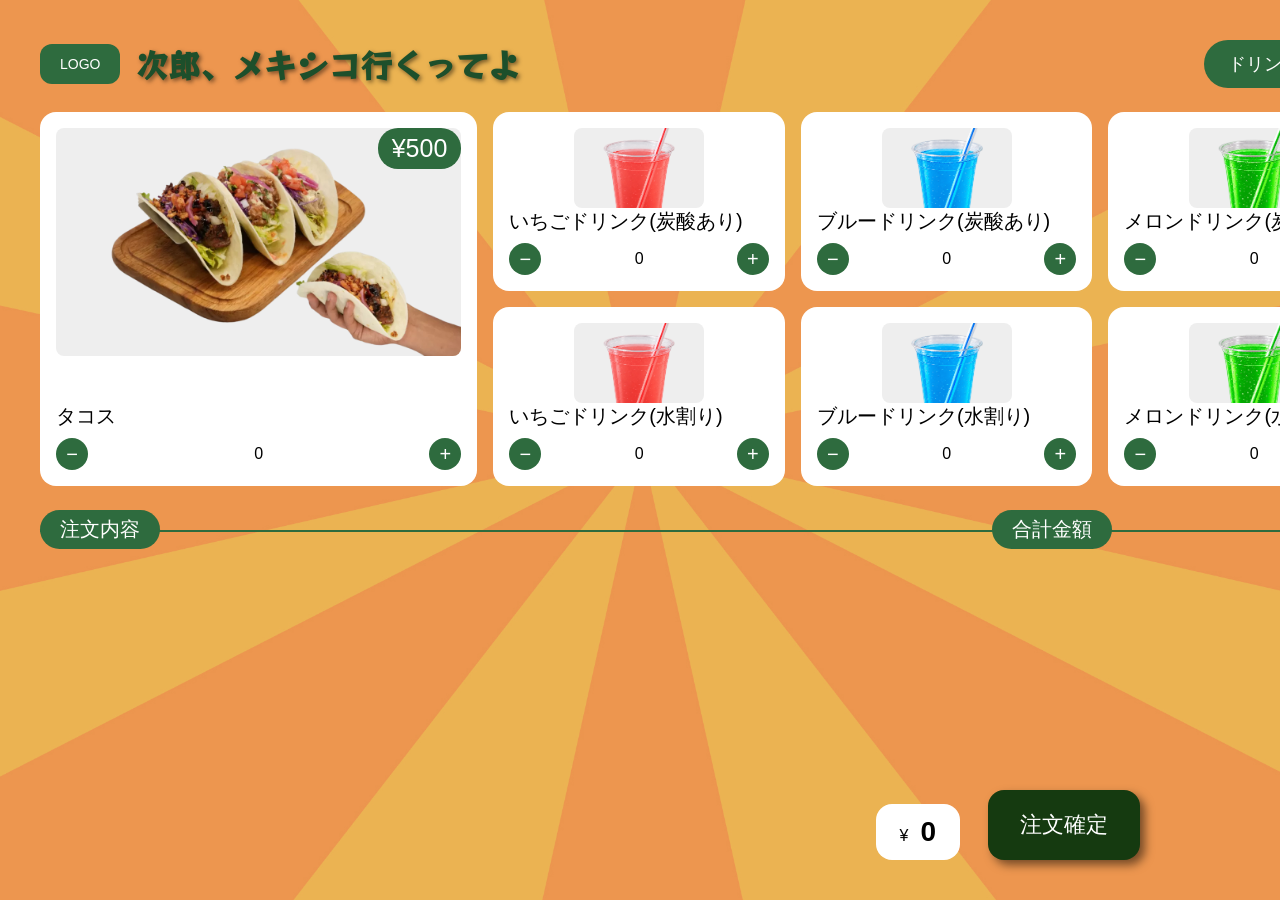
<file: index.html>
<!DOCTYPE html>
<head>
    <meta charset="UTF-8">
    <title>受付画面</title>
    <link rel="stylesheet" href="css/reset.css">
    <link rel="stylesheet" href="css/style.css">
</head>

<body>
    <header class="header">
        <div class="logo">LOGO</div>
        <h1 class="shop-name">次郎、メキシコ行くってよ</h1>
        <div class="drink-badge">ドリンクALL ¥100</div>
    </header>

    <main>
        <div id="order-view" class="menu-area">
            <!-- タコス(メインなので大きめカード) -->
            <div class="menu-card main-item" data-name="タコス" data-price="500">
                <div class="price-tag">¥500</div>
                <img src="image/tacos.webp" alt="タコス">
                <p class="menu-name">タコス</p>
                <div class="counter">
                    <button class="minus">−</button>
                    <span class="qty">0</span>
                    <button class="plus">+</button>
                </div>
            </div>

            <!-- ドリンク6種(このカードをコピペして増やす) -->
            <div class="menu-card" data-name="いちごドリンク(炭酸あり)" data-price="100">
                <img class="drink-menu" src="image/A.png" alt="いちごドリンク(炭酸あり)">
                <p class="menu-name">いちごドリンク(炭酸あり)</p>
                <div class="counter">
                    <button class="minus">−</button>
                    <span class="qty">0</span>
                    <button class="plus">+</button>
                </div>
            </div>
        <!-- ↑これを残り5種類分コピペ -->
            <div class="menu-card" data-name="ブルードリンク(炭酸あり)" data-price="100">
                <img class="drink-menu" src="image/B.png" alt="ブルードリンク(炭酸あり)">
                <p class="menu-name">ブルードリンク(炭酸あり)</p>
                <div class="counter">
                    <button class="minus">−</button>
                    <span class="qty">0</span>
                    <button class="plus">+</button>
                </div>
            </div>

            <div class="menu-card" data-name="メロンドリンク(炭酸あり)" data-price="100">
                <img class="drink-menu" src="image/C.png" alt="メロンドリンク(炭酸あり)">
                <p class="menu-name">メロンドリンク(炭酸あり)</p>
                <div class="counter">
                    <button class="minus">−</button>
                    <span class="qty">0</span>
                    <button class="plus">+</button>
                </div>
            </div>

            <div class="menu-card" data-name="いちごドリンク(水割り)" data-price="100">
                <img class="drink-menu" src="image/A.png" alt="いちごドリンク(水割り)">
                <p class="menu-name">いちごドリンク(水割り)</p>
                <div class="counter">
                    <button class="minus">−</button>
                    <span class="qty">0</span>
                    <button class="plus">+</button>
                </div>
            </div>

            <div class="menu-card" data-name="ブルードリンク(水割り)" data-price="100">
                <img class="drink-menu" src="image/B.png" alt="ブルードリンク(水割り)">
                <p class="menu-name">ブルードリンク(水割り)</p>
                <div class="counter">
                    <button class="minus">−</button>
                    <span class="qty">0</span>
                    <button class="plus">+</button>
                </div>
            </div>

            <div class="menu-card" data-name="メロンドリンク(水割り)" data-price="100">
                <img class="drink-menu" src="image/C.png" alt="メロンドリンク(水割り)">
                <p class="menu-name">メロンドリンク(水割り)</p>
                <div class="counter">
                    <button class="minus">−</button>
                    <span class="qty">0</span>
                    <button class="plus">+</button>
                </div>
            </div>
        </div>

        <div id="number-view" class="number-area" style="display: none;">
            <!-- 整理番号の表示部分 -->
             <p class="number-label">整理番号</p>
             <div class="number-box">1</div>
        </div>
    </main>

    <footer class="order-summary">
        <p class="label">注文内容</p>
        <div class="order-list">
            <!-- ここにJSで注文内容のカードが追加されていく -->
        </div>
        <p class="label">合計金額</p>
        <div class="total">
            <span>¥</span>
            <span class="total-price">0</span>
        </div>
        <button class="confirm-btn">注文確定</button>
    </footer>

    <script src="JS/script.js"></script>
</body>

</html>
</file>
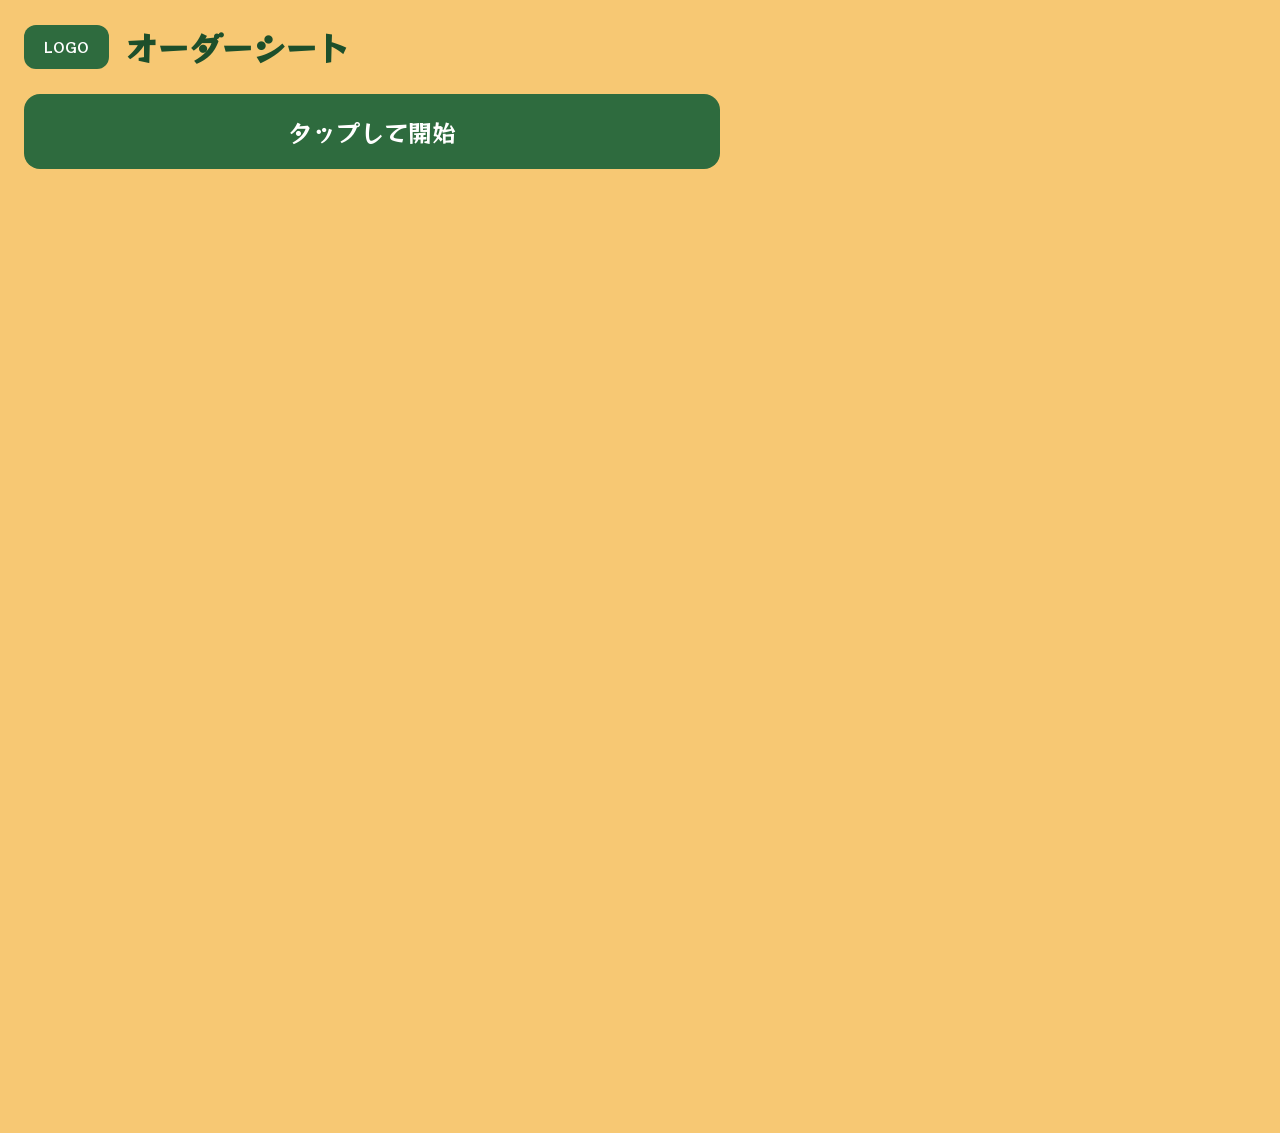
<file: kitchen.html>
<!DOCTYPE html>
<html lang="ja">
<head>
    <meta charset="UTF-8">
    <title>キッチン画面</title>
    <link rel="stylesheet" href="css/reset.css">
    <link rel="stylesheet" href="css/kitchen.css">
</head>

<body>
    <header class="kitchen-header">
        <div class="logo">LOGO</div>
        <h1 class="kitchen-title">オーダーシート</h1>
    </header>

    <button id="start-btn" class="start-btn">タップして開始</button>

    <main class="kitchen-main" style="display: none;">
        <div id="active-list" class="active-list">
            <!-- ここにJSで未着手・呼び出し中の注文カードが追加される -->
        </div>

        <div class="divider"></div>
        <p class="history-label">↓ 履歴 ↓</p>

        <div id="history-list" class="history-list">
            <!-- ここにJSで受け渡し済みの注文カードが追加される -->
        </div>
    </main>

    <script src="JS/kitchen.js"></script>
</body>
</html>
</file>
<file: css/style.css>
@charset "utf-8";

/* 全体 */
body {
    width: 1440px;
    height: 1024px;
    font-family: sans-serif;
    background: url("../image/background.jpg") no-repeat center center;
    background-size: cover;
    padding: 40px;
    display: flex;
    flex-direction: column;
    gap: 24px;
    height: 100vh;
    overflow: hidden;
}

@font-face {
    font-family: "MyFont";
    src: url("../font/RocknRollOne-Regular.ttf") format("truetype");
}

/* ヘッダー */
.header {
    display: flex;
    align-items: center;
    gap: 16px;
}
.logo {
    background: #2e6b3e;
    color: white;
    padding: 12px 20px;
    border-radius: 12px;
    font-size: 14px;
}
.shop-name {
    color: #1d4f2b;
    font-size: 32px;
    font-family: "MyFont", sans-serif;
    font-weight: bold;
    text-shadow: 2px 2px 4px rgba(0, 0, 0, 0.5);
}
.drink-badge {
    margin-left: auto;
    background: #2e6b3e;
    color: white;
    padding: 12px 24px;
    border-radius: 30px;
    font-size: 18px;
}

/* メニューエリア */
.menu-area {
    display: grid;
    grid-template-columns: 1.5fr repeat(3, 1fr); /* タコスだけ横長 */
    grid-template-rows: repeat(2, auto);
    gap: 16px;
    align-content: start;
}
.main-item {
    grid-row: span 2; /* タコスは縦2マス分使う */
    height: auto;
    flex: 1;
}
.menu-card {
    background: white;
    border-radius: 16px;
    padding: 16px;
    position: relative;
    display: flex;
    flex-direction: column;
}
.menu-card img {
    width: 100%;
    height: auto;
    object-fit: cover;
    background: #eee; /* 画像未設定時のダミー */
    border-radius: 8px;
    margin-bottom: 8px;
}
.price-tag {
    position: absolute;
    top: 16px;
    right: 16px;
    background: #2e6b3e;
    color: white;
    padding: 6px 14px;
    border-radius: 20px;
    font-size: 25px;
}
.menu-name {
    font-size: 20px;
    margin-top: auto;
}
.counter {
    display: flex;
    align-items: center;
    justify-content: space-between;
    margin-top: 8px;
}
.counter button {
    width: 32px;
    height: 32px;
    background: #2e6b3e;
    color: white;
    border-radius: 50%;
    font-size: 20px;
}
.counter .qty {
    t-size: 50%
}

.menu-card:not(.main-item) img {
    width: 50%;
    height: 80px;
    margin: 0 auto;
    display: block;
}

/* フッター(注文内容・合計・確定ボタン) */
.order-summary {
    display: flex;
    align-items: center;
    gap: 24px;
    position: relative;
    padding-top: 40px; /* 緑の線+ラベル分のスペースを確保 */
}

.order-summary::before {
    content: "";
    position: absolute;
    top: 20px;
    left: 0;
    right: 0;
    height: 2px;
    background: #2e6b3e;
}

.order-list {
    display: flex;
    gap: 20px;
    max-width: 900px;
    overflow-x: auto;
    flex: 1;
}
.order-list .order-item {
    background: white;
    border-radius: 16px;
    padding: 12px 20px;
    margin-top: 20px;
    white-space: nowrap;
    font-size: 30px;
    font-weight: bold;
}
.total {
    right: 320px;
    background: white;
    border-radius: 16px;
    padding: 12px 24px;
    display: flex;
    align-items: baseline;
    gap: 12px;
}
.total-price {
    font-size: 28px;
    font-weight: bold;
}
.confirm-btn {
    right: 140px;
    background: #153A10;
    color: white;
    padding: 20px 32px;
    border-radius: 16px;
    font-size: 22px;
    box-shadow: 5px 5px 10px rgba(0, 0, 0, 0.5);
}

.total, .confirm-btn {
  position: fixed;
  bottom: 40px;
}

.label {
    position: absolute;
    top: 0;
    background: #2e6b3e;
    color: white;
    padding: 6px 20px;
    border-radius: 20px;
    font-size: 20px;
}

.order-summary .order-list + .label {
    /* 「合計金額」ラベルの位置調整用、必要なら left の値を調整 */
    left: 70%;
}

/* 整理番号画面 */
.number-area {
    flex: 1;
    display: flex;
    flex-direction: column;
    align-items: center;
    justify-content: center;
}

.number-box {
    background: white;
    border-radius: 24px;
    padding: 40px 80px;
    font-size: 180px;
    font-weight: bold;
    color: #2e6b3e;
}

.number-label {
    background: #2e6b3e;
    color: white;
    padding: 6px 20px;
    border-radius: 20px;
    font-size: 20px;
    margin-bottom: 12px;
}

/* 送信中のやつ */
.confirm-btn:disabled {
    opacity: 0.6;
    cursor: not-allowed;
}
</file>
<file: css/kitchen.css>
@charset "utf-8";

body {
  width: 744px;
  min-height: 1133px;
  font-family: sans-serif;
  background: #f7c873;
  padding: 24px;
}

@font-face {
    font-family: "MyFont";
    src: url("../font/RocknRollOne-Regular.ttf") format("truetype");
}
body {
  font-family: "MyFont", sans-serif;
}

/* ヘッダー */
.kitchen-header {
  display: flex;
  align-items: center;
  gap: 16px;
  margin-bottom: 24px;
}
.logo {
  background: #2e6b3e;
  color: white;
  padding: 12px 20px;
  border-radius: 12px;
  font-size: 14px;
}
.kitchen-title {
  color: #1d4f2b;
  font-size: 32px;
  font-weight: bold;
}

/* 開始ボタン */
.start-btn {
  width: 100%;
  background: #2e6b3e;
  color: white;
  padding: 20px;
  border-radius: 16px;
  font-size: 24px;
  margin-bottom: 24px;
}

/* 注文カード共通 */
.order-card {
  display: flex;
  background: white;
  border-radius: 16px;
  overflow: hidden;
  margin-bottom: 20px;
  border: 4px solid transparent;
}
.card-number {
  background: #2e6b3e;
  color: white;
  font-size: 48px;
  font-weight: bold;
  display: flex;
  align-items: center;
  justify-content: center;
  padding: 0 20px;
  min-width: 100px;
}
.card-body {
  flex: 1;
  padding: 16px;
  display: flex;
  flex-direction: column;
  gap: 16px;
}
.card-items {
  display: flex;
  flex-wrap: wrap;
  gap: 12px;
}
.card-item {
  background: #e8b563;
  border-radius: 12px;
  padding: 10px 16px;
  font-size: 16px;
}
.card-buttons {
  display: flex;
  gap: 12px;
  justify-content: flex-end;
}
.card-buttons button {
  padding: 14px 24px;
  border-radius: 12px;
  font-size: 18px;
  font-weight: bold;
}

/* 状態ごとの色 */
.order-card.pending {
  border-color: #e8705a; /* 未着手:オレンジ */
}
.order-card.pending .cook-btn {
  background: #e8705a;
  color: white;
}

.order-card.cooking {
  border-color: #2e6b3e; /* 呼び出し中:緑 */
}
.order-card.cooking .calling-label {
  background: #2e6b3e;
  color: white;
  padding: 14px 24px;
  border-radius: 12px;
  font-size: 18px;
  font-weight: bold;
}
.order-card.cooking .done-btn {
  background: #ddd;
  color: #333;
}

/* 履歴 */
.divider {
  height: 3px;
  background: #2e6b3e;
  margin: 32px 0 16px;
}
.history-label {
  text-align: center;
  font-size: 20px;
  font-weight: bold;
  color: #1d4f2b;
  margin-bottom: 20px;
}
.history-list .order-card {
  border-color: #000;
  opacity: 0.7;
}
</file>
